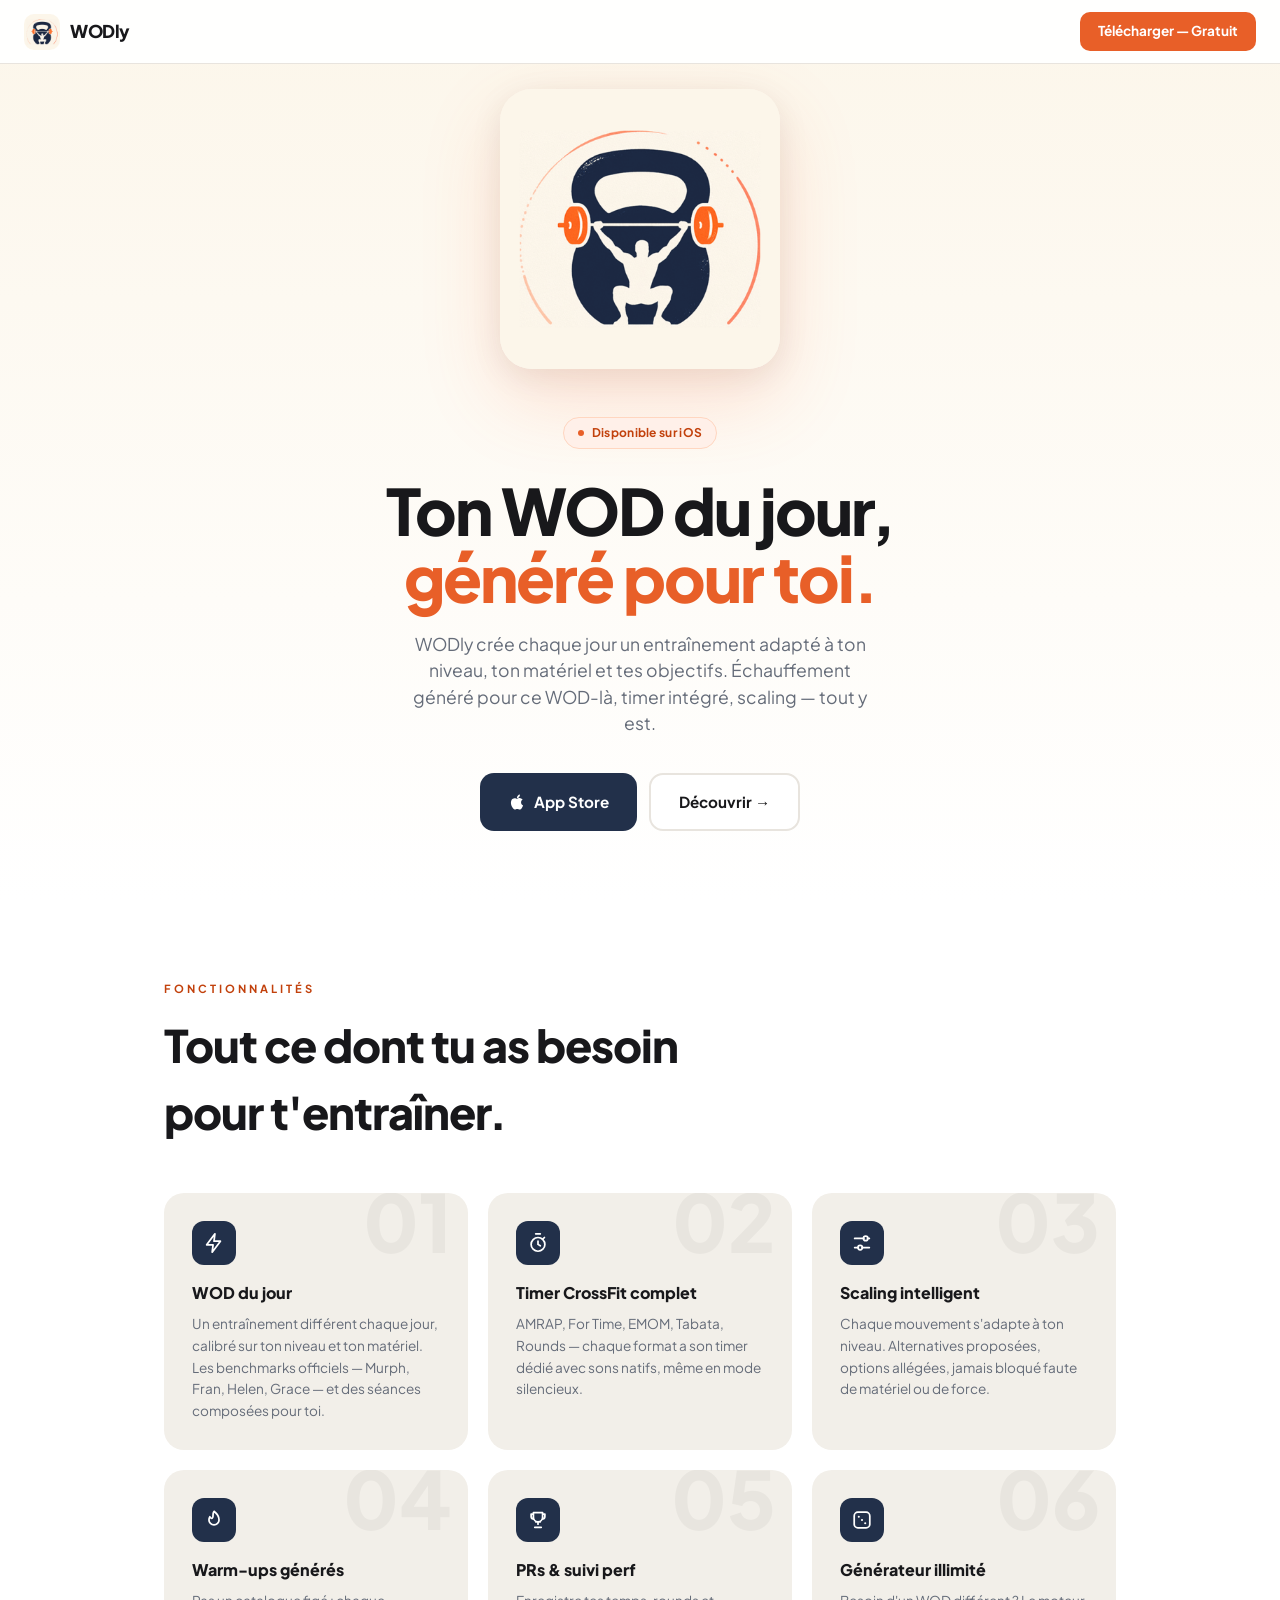
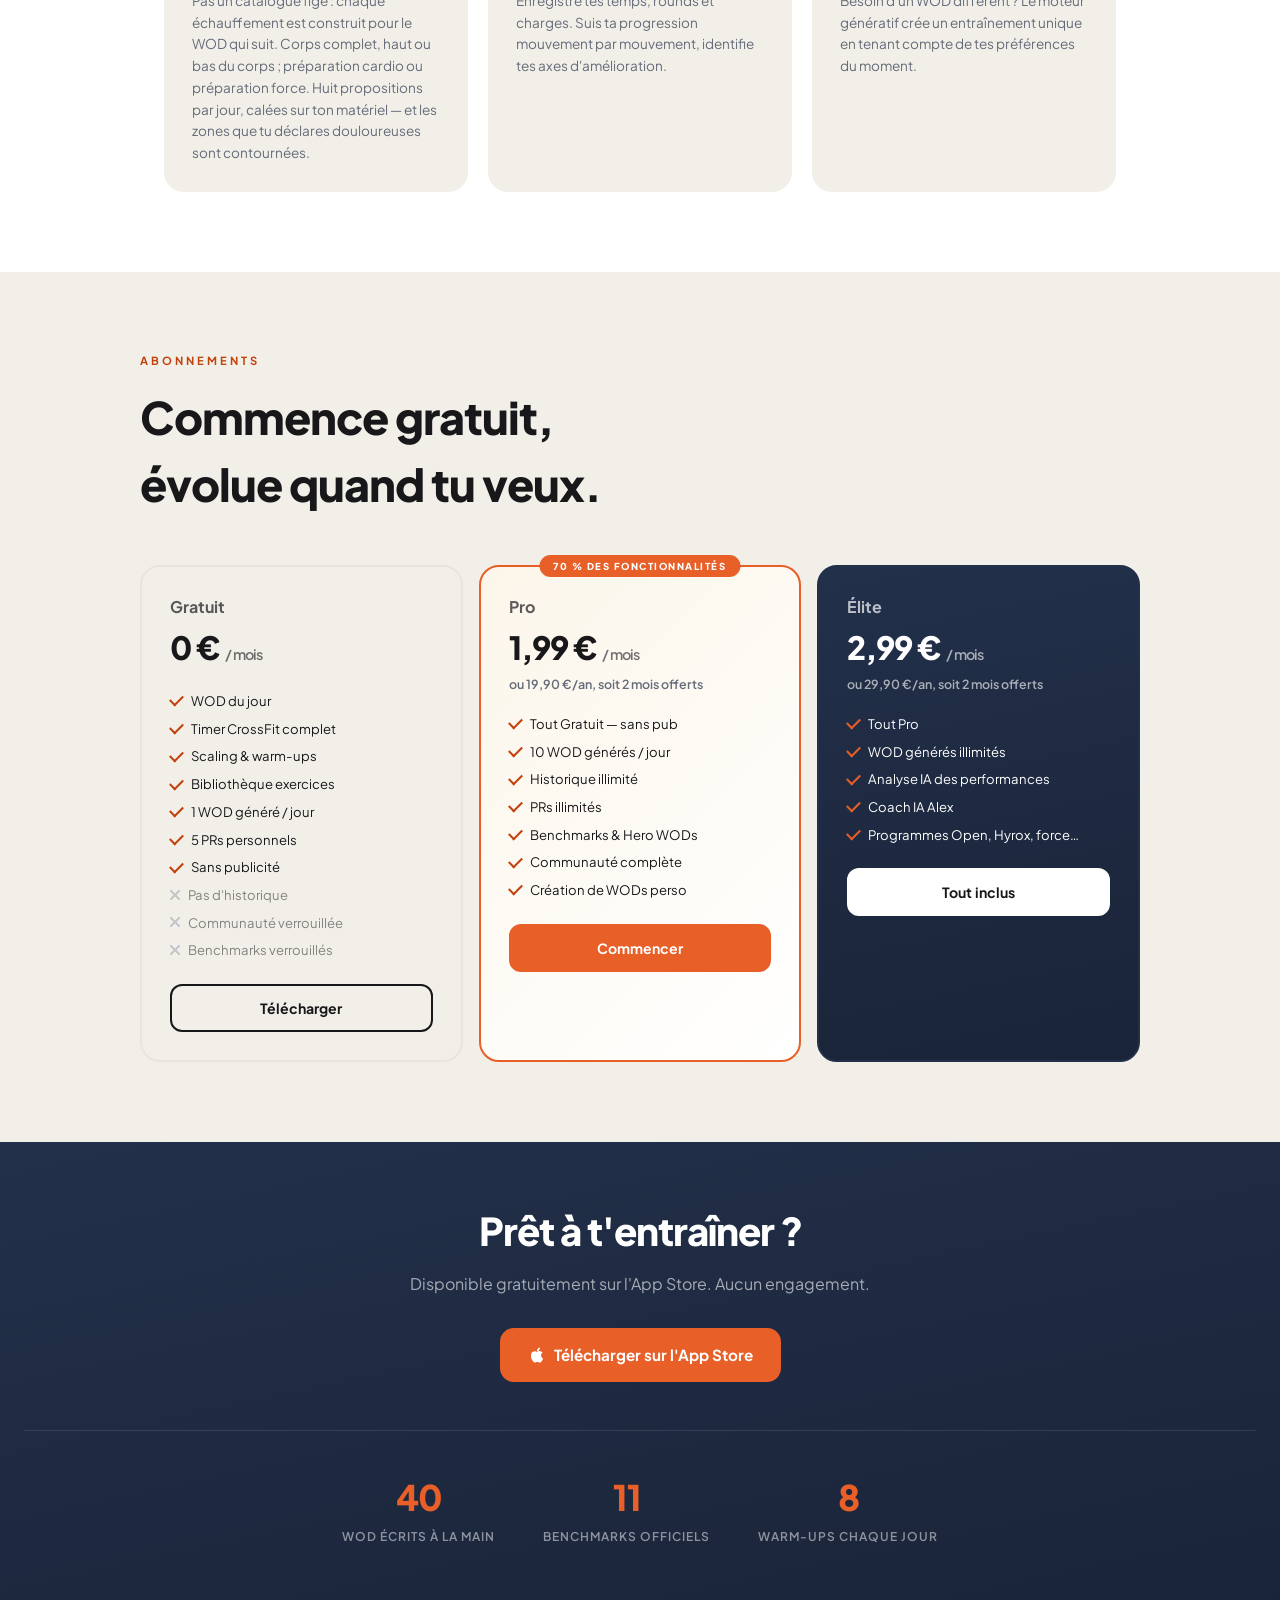
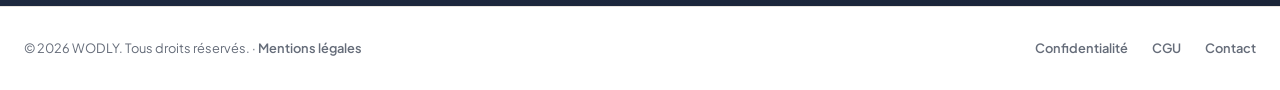
<file: index.html>
<!DOCTYPE html>
<html lang="fr">
<head>
<meta charset="UTF-8"/>
<meta name="viewport" content="width=device-width, initial-scale=1.0"/>
<title>WODly — Ton coach CrossFit quotidien</title>
<meta name="description" content="WODly génère ton WOD du jour, adapté à ton niveau et ton matériel. Timer, warm-up, scaling, records personnels."/>
<link href="fonts/fonts.css" rel="stylesheet"/>
<style>
  *{margin:0;padding:0;box-sizing:border-box;}
  :root{
    /* Alignée sur l'apparence Denim de l'app (2026-09-11), celle que voient
       les athlètes par défaut. L'orange vif sert aux aplats et au grand texte ;
       --orange-ink, plus sombre, sert partout où l'orange devient du petit
       texte sur fond clair — c'est la correction de contraste faite dans l'app. */
    --denim:#22304A;
    --denim-deep:#1A2438;
    --orange:#E85F28;
    --orange-ink:#C2410C;
    --dark:#18181B;
    --cream:#FCF6EA;
    --gray:#656C79;
    --light:#F2EFE9;
    --border:#E8E4DE;
  }
  body{font-family:'Plus Jakarta Sans',sans-serif;background:#fff;color:var(--dark);line-height:1.5;}

  /* NAV */
  nav{position:fixed;top:0;left:0;right:0;z-index:100;background:rgba(255,255,255,.92);backdrop-filter:blur(12px);border-bottom:1px solid var(--border);padding:0 24px;height:64px;display:flex;align-items:center;justify-content:space-between;}
  .nav-logo{display:flex;align-items:center;gap:10px;}
  .nav-logo img{width:36px;height:36px;border-radius:10px;}
  .nav-logo span{font-size:1.1rem;font-weight:900;letter-spacing:-.5px;}
  .nav-cta{background:var(--orange);color:#fff;border:none;border-radius:10px;padding:9px 18px;font-family:inherit;font-size:.85rem;font-weight:700;cursor:pointer;text-decoration:none;}

  /* HERO */
  .hero{min-height:100vh;display:flex;flex-direction:column;align-items:center;justify-content:center;text-align:center;background:linear-gradient(180deg,var(--cream) 0%,#fff 100%);padding:80px 24px 60px;}
  .hero-badge{display:inline-flex;align-items:center;gap:8px;background:#FFF0E9;border:1.5px solid #FFD6C0;border-radius:20px;padding:6px 14px;font-size:.75rem;font-weight:700;color:var(--orange-ink);margin-bottom:28px;letter-spacing:.3px;}
  .hero-badge span{width:6px;height:6px;border-radius:50%;background:var(--orange);animation:pulse 2s infinite;}
  @keyframes pulse{0%,100%{opacity:1;transform:scale(1)}50%{opacity:.6;transform:scale(.85)}}
  .hero h1{font-size:clamp(2.4rem,6vw,4rem);font-weight:900;line-height:1.05;letter-spacing:-2px;max-width:680px;margin-bottom:20px;}
  .hero h1 em{font-style:normal;color:var(--orange);}
  .hero p{font-size:1.1rem;color:var(--gray);max-width:480px;margin-bottom:36px;font-weight:500;}
  .hero-btns{display:flex;gap:12px;flex-wrap:wrap;justify-content:center;}
  .btn-primary{background:var(--denim);color:#fff;border:none;border-radius:14px;padding:16px 28px;font-family:inherit;font-size:.95rem;font-weight:700;cursor:pointer;text-decoration:none;display:inline-flex;align-items:center;gap:8px;}
  .btn-secondary{background:#fff;color:var(--dark);border:2px solid var(--border);border-radius:14px;padding:16px 28px;font-family:inherit;font-size:.95rem;font-weight:700;cursor:pointer;text-decoration:none;}
  .hero-img{width:min(280px,80vw);height:min(280px,80vw);border-radius:32px;margin-bottom:48px;box-shadow:0 30px 80px rgba(255,107,53,.18),0 8px 32px rgba(0,0,0,.08);}

  /* FEATURES */
  .section{padding:80px 24px;max-width:1000px;margin:0 auto;}
  .section-label{font-size:.7rem;font-weight:700;letter-spacing:3px;text-transform:uppercase;color:var(--orange-ink);margin-bottom:14px;}
  .section h2{font-size:clamp(1.8rem,4vw,2.8rem);font-weight:900;letter-spacing:-1px;margin-bottom:48px;max-width:560px;}
  .features{display:grid;grid-template-columns:repeat(auto-fit,minmax(280px,1fr));gap:20px;}
  .feat{background:var(--light);border-radius:20px;padding:28px;position:relative;overflow:hidden;}
  .feat::before{content:attr(data-n);position:absolute;top:-12px;right:16px;font-size:5rem;font-weight:900;color:rgba(0,0,0,.04);line-height:1;}
  .feat-icon{width:44px;height:44px;border-radius:12px;background:var(--denim);color:#fff;display:flex;align-items:center;justify-content:center;margin-bottom:16px;}
  .feat h3{font-size:1rem;font-weight:800;margin-bottom:8px;}
  .feat p{font-size:.85rem;color:var(--gray);line-height:1.6;}

  /* PLANS */
  .plans-grid{display:grid;grid-template-columns:repeat(auto-fit,minmax(280px,1fr));gap:16px;margin-top:8px;}
  .plan{border-radius:20px;padding:28px;border:2px solid var(--border);position:relative;}
  .plan.featured{border-color:var(--orange);background:linear-gradient(135deg,var(--cream),#fff);}
  .plan.elite{border-color:var(--denim);background:linear-gradient(168deg,var(--denim) 0%,var(--denim-deep) 100%);color:#fff;}
  .plan-badge{position:absolute;top:-12px;left:50%;transform:translateX(-50%);background:var(--orange);color:#fff;border-radius:20px;padding:4px 14px;font-size:.6rem;font-weight:800;letter-spacing:1.5px;white-space:nowrap;}
  .plan h3{font-size:1rem;font-weight:700;margin-bottom:4px;opacity:.7;}
  .plan .price{font-size:2rem;font-weight:900;letter-spacing:-1px;margin-bottom:20px;}
  .plan .price span{font-size:.9rem;font-weight:600;opacity:.6;}
.price-year{font-size:.78rem;font-weight:600;color:var(--gray);margin:-16px 0 20px;}
  .plan.elite .price-year{color:rgba(255,255,255,.62);}
  .plan ul{list-style:none;display:flex;flex-direction:column;gap:8px;margin-bottom:24px;}
  .plan ul li{font-size:.82rem;display:flex;align-items:center;gap:8px;}
  /* Coche DESSINÉE, plus un caractère (2026-09-11). « ✓ » et « ✕ » sont rendus
     par la police système : sur iOS et macOS ils prennent l'allure des symboles
     d'Apple, ce qui jurait avec le reste. Deux bords en L pivotés, et le trait
     suit la couleur du texte partout. */
  .plan ul li::before{content:'';width:11px;height:6px;flex-shrink:0;margin-top:-3px;
    border:2px solid var(--orange-ink);border-top:none;border-right:none;transform:rotate(-45deg);}
  .plan.elite ul li::before{border-color:var(--orange);}
    .plan ul li.no::before{content:'';width:10px;height:10px;border:none;transform:none;margin-top:0;
    background:linear-gradient(45deg,transparent 44%,#9BA3AF 44%,#9BA3AF 56%,transparent 56%),
               linear-gradient(-45deg,transparent 44%,#9BA3AF 44%,#9BA3AF 56%,transparent 56%);}
  .plan ul li.no{opacity:.5;}
  .plan-btn{width:100%;padding:13px;border-radius:12px;font-family:inherit;font-size:.88rem;font-weight:700;cursor:pointer;border:2px solid var(--dark);background:transparent;color:var(--dark);}
  .plan.featured .plan-btn{background:var(--orange);border-color:var(--orange);color:#fff;}
  .plan.elite .plan-btn{background:#fff;border-color:#fff;color:var(--dark);}

  /* TRUST */
  .trust{background:linear-gradient(168deg,var(--denim) 0%,var(--denim-deep) 100%);color:#fff;padding:60px 24px;text-align:center;}
  .trust h2{font-size:clamp(1.6rem,4vw,2.4rem);font-weight:900;letter-spacing:-1px;margin-bottom:12px;}
  .trust p{opacity:.6;margin-bottom:32px;font-size:1rem;}
  .trust .btn-primary{background:var(--orange);}
  .stats{display:flex;justify-content:center;gap:48px;flex-wrap:wrap;margin-top:48px;padding-top:40px;border-top:1px solid rgba(255,255,255,.1);}
  .stat{text-align:center;}
  .stat .val{font-size:2.2rem;font-weight:900;letter-spacing:-1px;color:var(--orange);}
  .stat .lbl{font-size:.75rem;opacity:.5;font-weight:600;letter-spacing:1px;text-transform:uppercase;margin-top:4px;}

  /* FOOTER */
  footer{background:#fff;border-top:1px solid var(--border);padding:32px 24px;display:flex;justify-content:space-between;align-items:center;flex-wrap:wrap;gap:16px;font-size:.8rem;color:var(--gray);}
  footer a{color:var(--gray);text-decoration:none;font-weight:600;}
  footer a:hover{color:var(--dark);}
  .footer-links{display:flex;gap:24px;}

  @media(max-width:600px){
    .hero h1{font-size:2.2rem;}
    .stats{gap:28px;}
  }
</style>
</head>
<body>

<nav>
  <div class="nav-logo">
    <img src="logo.png" alt="WODly" width="36" height="36"/>
    <span>WODly</span>
  </div>
  <a href="#telechargement" class="nav-cta">Télécharger — Gratuit</a>
</nav>

<section class="hero">
  <img class="hero-img" src="logo.png" alt="WODly" width="280" height="280"/>
  <div class="hero-badge"><span></span>Disponible sur iOS</div>
  <h1>Ton WOD du jour, <em>généré pour toi.</em></h1>
  <p>WODly crée chaque jour un entraînement adapté à ton niveau, ton matériel et tes objectifs. Échauffement généré pour ce WOD-là, timer intégré, scaling — tout y est.</p>
  <div class="hero-btns">
    <a href="#telechargement" class="btn-primary">
      <svg width="18" height="18" viewBox="0 0 24 24" fill="currentColor"><path d="M18.71 19.5c-.83 1.24-1.71 2.45-3.05 2.47-1.34.03-1.77-.79-3.29-.79-1.53 0-2 .77-3.27.82-1.31.05-2.3-1.32-3.14-2.53C4.25 17 2.94 12.45 4.7 9.39c.87-1.52 2.43-2.48 4.12-2.51 1.28-.02 2.5.87 3.29.87.78 0 2.26-1.07 3.8-.91.65.03 2.47.26 3.64 1.98-.09.06-2.17 1.28-2.15 3.81.03 3.02 2.65 4.03 2.68 4.04-.03.07-.42 1.44-1.38 2.83M13 3.5c.73-.83 1.94-1.46 2.94-1.5.13 1.17-.34 2.35-1.04 3.19-.69.85-1.83 1.51-2.95 1.42-.15-1.15.41-2.35 1.05-3.11z"/></svg>
      App Store
    </a>
    <a href="#fonctionnalites" class="btn-secondary">Découvrir →</a>
  </div>
</section>

<div id="fonctionnalites" class="section">
  <div class="section-label">Fonctionnalités</div>
  <h2>Tout ce dont tu as besoin pour t'entraîner.</h2>
  <div class="features">
    <div class="feat" data-n="01">
      <div class="feat-icon"><svg viewBox="0 0 24 24" width="22" height="22" fill="none" stroke="currentColor" stroke-width="1.9" stroke-linecap="round" stroke-linejoin="round"><path d="M13 2 4 14h7l-1 8 9-12h-7l1-8Z"/></svg></div>
      <h3>WOD du jour</h3>
      <p>Un entraînement différent chaque jour, calibré sur ton niveau et ton matériel. Les benchmarks officiels — Murph, Fran, Helen, Grace — et des séances composées pour toi.</p>
    </div>
    <div class="feat" data-n="02">
      <div class="feat-icon"><svg viewBox="0 0 24 24" width="22" height="22" fill="none" stroke="currentColor" stroke-width="1.9" stroke-linecap="round" stroke-linejoin="round"><circle cx="12" cy="13.5" r="7.5"/><path d="M12 10v3.5l2.5 1.5M9.5 2h5M19 6l-1.6 1.6"/></svg></div>
      <h3>Timer CrossFit complet</h3>
      <p>AMRAP, For Time, EMOM, Tabata, Rounds — chaque format a son timer dédié avec sons natifs, même en mode silencieux.</p>
    </div>
    <div class="feat" data-n="03">
      <div class="feat-icon"><svg viewBox="0 0 24 24" width="22" height="22" fill="none" stroke="currentColor" stroke-width="1.9" stroke-linecap="round" stroke-linejoin="round"><path d="M4 7h10M18 7h2M4 17h4M12 17h8"/><circle cx="16" cy="7" r="2.4"/><circle cx="10" cy="17" r="2.4"/></svg></div>
      <h3>Scaling intelligent</h3>
      <p>Chaque mouvement s'adapte à ton niveau. Alternatives proposées, options allégées, jamais bloqué faute de matériel ou de force.</p>
    </div>
    <div class="feat" data-n="04">
      <div class="feat-icon"><svg viewBox="0 0 24 24" width="22" height="22" fill="none" stroke="currentColor" stroke-width="1.9" stroke-linecap="round" stroke-linejoin="round"><path d="M12 2.5s5.5 4.4 5.5 9.4a5.5 5.5 0 0 1-11 0c0-2 1-3.4 1-3.4s.6 1.6 1.8 1.6c1.6 0 1.7-2.6 1.7-4.2 0-1.8.9-3.4 1-3.4Z"/></svg></div>
      <h3>Warm-ups générés</h3>
      <p>Pas un catalogue figé : chaque échauffement est construit pour le WOD qui suit. Corps complet, haut ou bas du corps ; préparation cardio ou préparation force. Huit propositions par jour, calées sur ton matériel — et les zones que tu déclares douloureuses sont contournées.</p>
    </div>
    <div class="feat" data-n="05">
      <div class="feat-icon"><svg viewBox="0 0 24 24" width="22" height="22" fill="none" stroke="currentColor" stroke-width="1.9" stroke-linecap="round" stroke-linejoin="round"><path d="M7 4h10v5a5 5 0 0 1-10 0V4ZM7 5.5H4.5V8A3 3 0 0 0 7 11M17 5.5h2.5V8A3 3 0 0 1 17 11M9.5 14h5M12 14v2.5M8.5 20h7"/></svg></div>
      <h3>PRs &amp; suivi perf</h3>
      <p>Enregistre tes temps, rounds et charges. Suis ta progression mouvement par mouvement, identifie tes axes d'amélioration.</p>
    </div>
    <div class="feat" data-n="06">
      <div class="feat-icon"><svg viewBox="0 0 24 24" width="22" height="22" fill="none" stroke="currentColor" stroke-width="1.9" stroke-linecap="round" stroke-linejoin="round"><rect x="3.5" y="3.5" width="17" height="17" rx="4"/><circle cx="8.5" cy="8.5" r="1.15" fill="currentColor" stroke="none"/><circle cx="15.5" cy="15.5" r="1.15" fill="currentColor" stroke="none"/><circle cx="12" cy="12" r="1.15" fill="currentColor" stroke="none"/></svg></div>
      <h3>Générateur illimité</h3>
      <p>Besoin d'un WOD différent ? Le moteur génératif crée un entraînement unique en tenant compte de tes préférences du moment.</p>
    </div>
  </div>
</div>

<div class="section" style="background:var(--light);max-width:none;padding:80px 24px;">
<div style="max-width:1000px;margin:0 auto;">
  <div class="section-label">Abonnements</div>
  <h2>Commence gratuit, évolue quand tu veux.</h2>
  <div class="plans-grid">

    <div class="plan">
      <h3>Gratuit</h3>
      <div class="price">0 € <span>/ mois</span></div>
      <ul>
        <li>WOD du jour</li>
        <li>Timer CrossFit complet</li>
        <li>Scaling &amp; warm-ups</li>
        <li>Bibliothèque exercices</li>
        <li>1 WOD généré / jour</li>
        <li>5 PRs personnels</li>
        <li>Sans publicité</li>
        <li class="no">Pas d'historique</li>
        <li class="no">Communauté verrouillée</li>
        <li class="no">Benchmarks verrouillés</li>
      </ul>
      <button class="plan-btn">Télécharger</button>
    </div>

    <div class="plan featured">
      <div class="plan-badge">70 % DES FONCTIONNALITÉS</div>
      <h3>Pro</h3>
      <div class="price">1,99 € <span>/ mois</span></div>
      <div class="price-year">ou 19,90 €/an, soit 2 mois offerts</div>
      <ul>
        <li>Tout Gratuit — sans pub</li>
        <li>10 WOD générés / jour</li>
        <li>Historique illimité</li>
        <li>PRs illimités</li>
        <li>Benchmarks &amp; Hero WODs</li>
        <li>Communauté complète</li>
        <li>Création de WODs perso</li>
      </ul>
      <button class="plan-btn">Commencer</button>
    </div>

    <div class="plan elite">
      <h3>Élite</h3>
      <div class="price">2,99 € <span>/ mois</span></div>
      <div class="price-year">ou 29,90 €/an, soit 2 mois offerts</div>
      <ul>
        <li>Tout Pro</li>
        <li>WOD générés illimités</li>
        <li>Analyse IA des performances</li>
        <li>Coach IA Alex</li>
        <li>Programmes Open, Hyrox, force…</li>
      </ul>
      <button class="plan-btn">Tout inclus</button>
    </div>

  </div>
</div>
</div>

<div class="trust" id="telechargement">
  <h2>Prêt à t'entraîner ?</h2>
  <p>Disponible gratuitement sur l'App Store. Aucun engagement.</p>
  <a href="#" class="btn-primary">
    <svg width="18" height="18" viewBox="0 0 24 24" fill="currentColor"><path d="M18.71 19.5c-.83 1.24-1.71 2.45-3.05 2.47-1.34.03-1.77-.79-3.29-.79-1.53 0-2 .77-3.27.82-1.31.05-2.3-1.32-3.14-2.53C4.25 17 2.94 12.45 4.7 9.39c.87-1.52 2.43-2.48 4.12-2.51 1.28-.02 2.5.87 3.29.87.78 0 2.26-1.07 3.8-.91.65.03 2.47.26 3.64 1.98-.09.06-2.17 1.28-2.15 3.81.03 3.02 2.65 4.03 2.68 4.04-.03.07-.42 1.44-1.38 2.83M13 3.5c.73-.83 1.94-1.46 2.94-1.5.13 1.17-.34 2.35-1.04 3.19-.69.85-1.83 1.51-2.95 1.42-.15-1.15.41-2.35 1.05-3.11z"/></svg>
    Télécharger sur l'App Store
  </a>
  <div class="stats">
    <div class="stat"><div class="val">40</div><div class="lbl">WOD écrits à la main</div></div>
    <div class="stat"><div class="val">11</div><div class="lbl">Benchmarks officiels</div></div>
    <div class="stat"><div class="val">8</div><div class="lbl">Warm-ups chaque jour</div></div>
  </div>
</div>

<footer>
  <span>© 2026 WODLY. Tous droits réservés. · <a href="mentions-legales.html" style="color:inherit">Mentions légales</a></span>
  <div class="footer-links">
    <a href="politique-de-confidentialite.html">Confidentialité</a>
    <a href="cgu.html">CGU</a>
    <a href="mailto:contact@wodly-app.com">Contact</a>
  </div>
</footer>

</body>
</html>
</file>
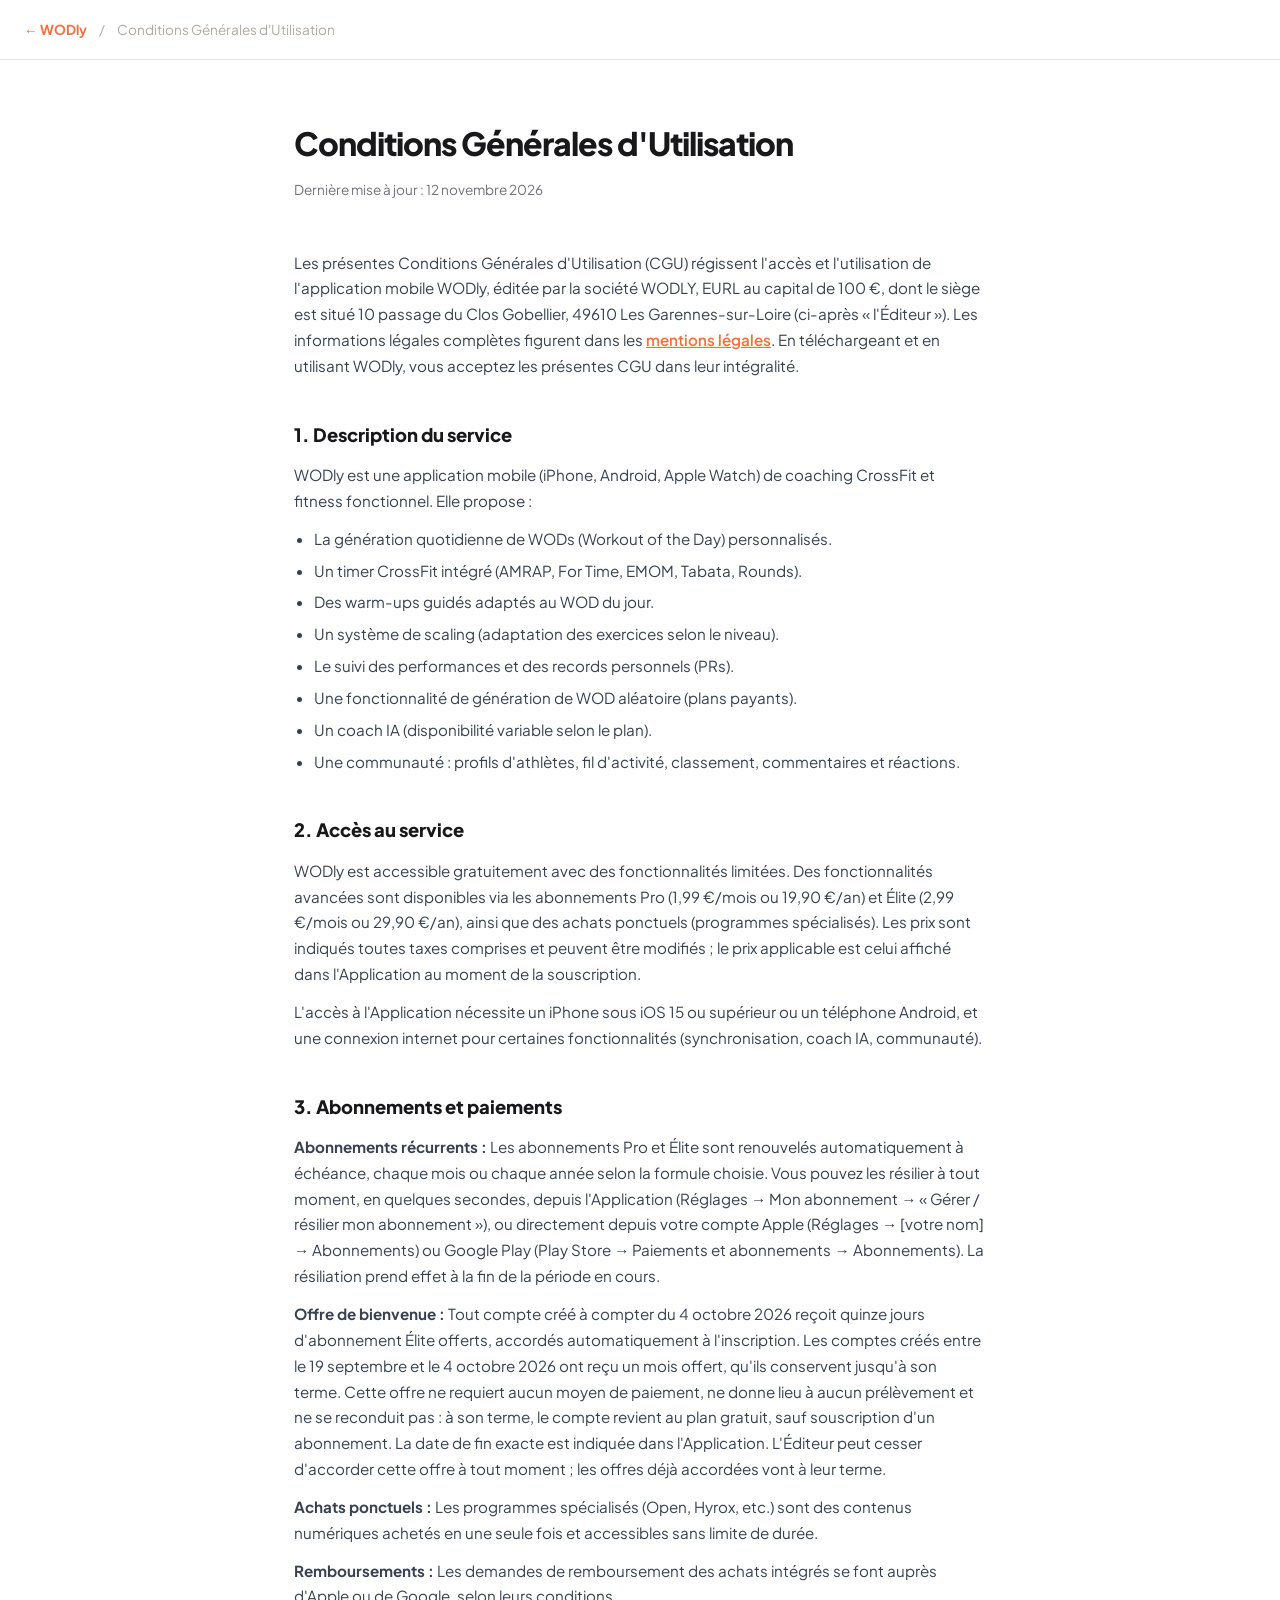
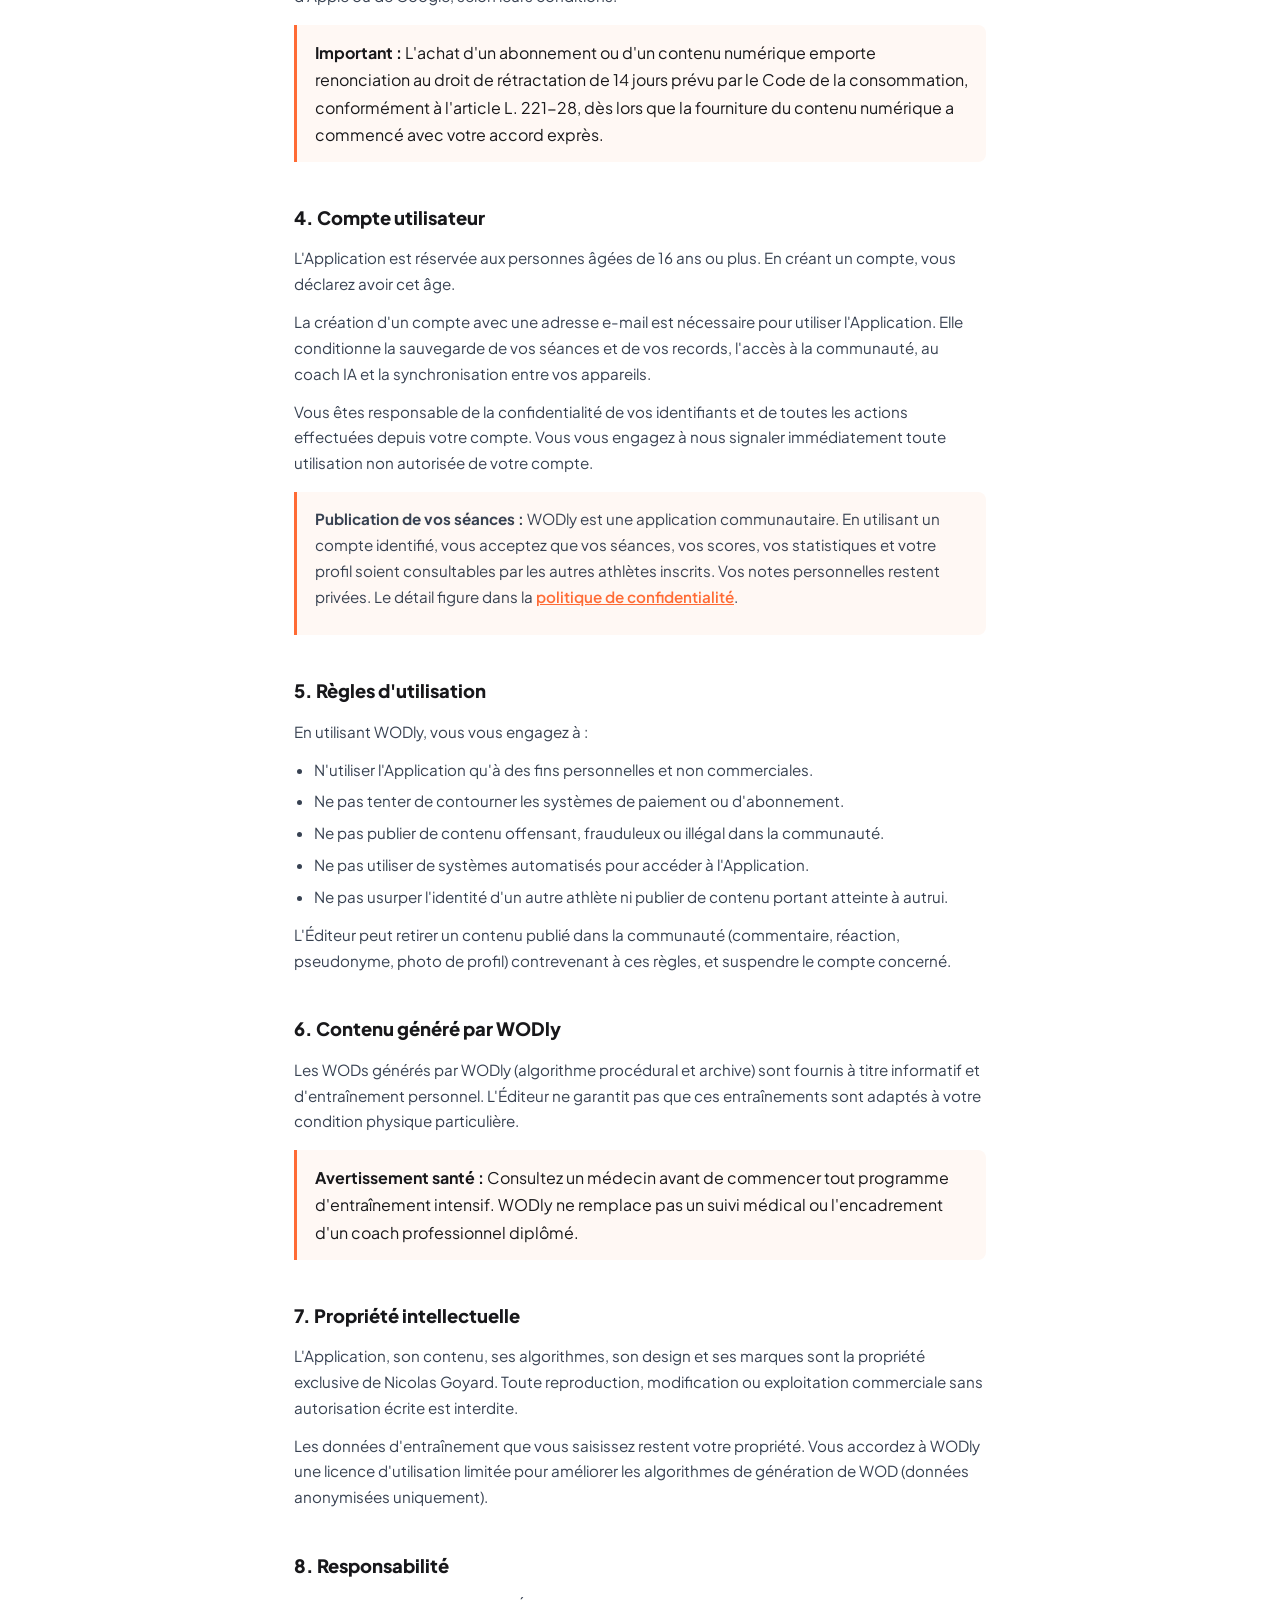
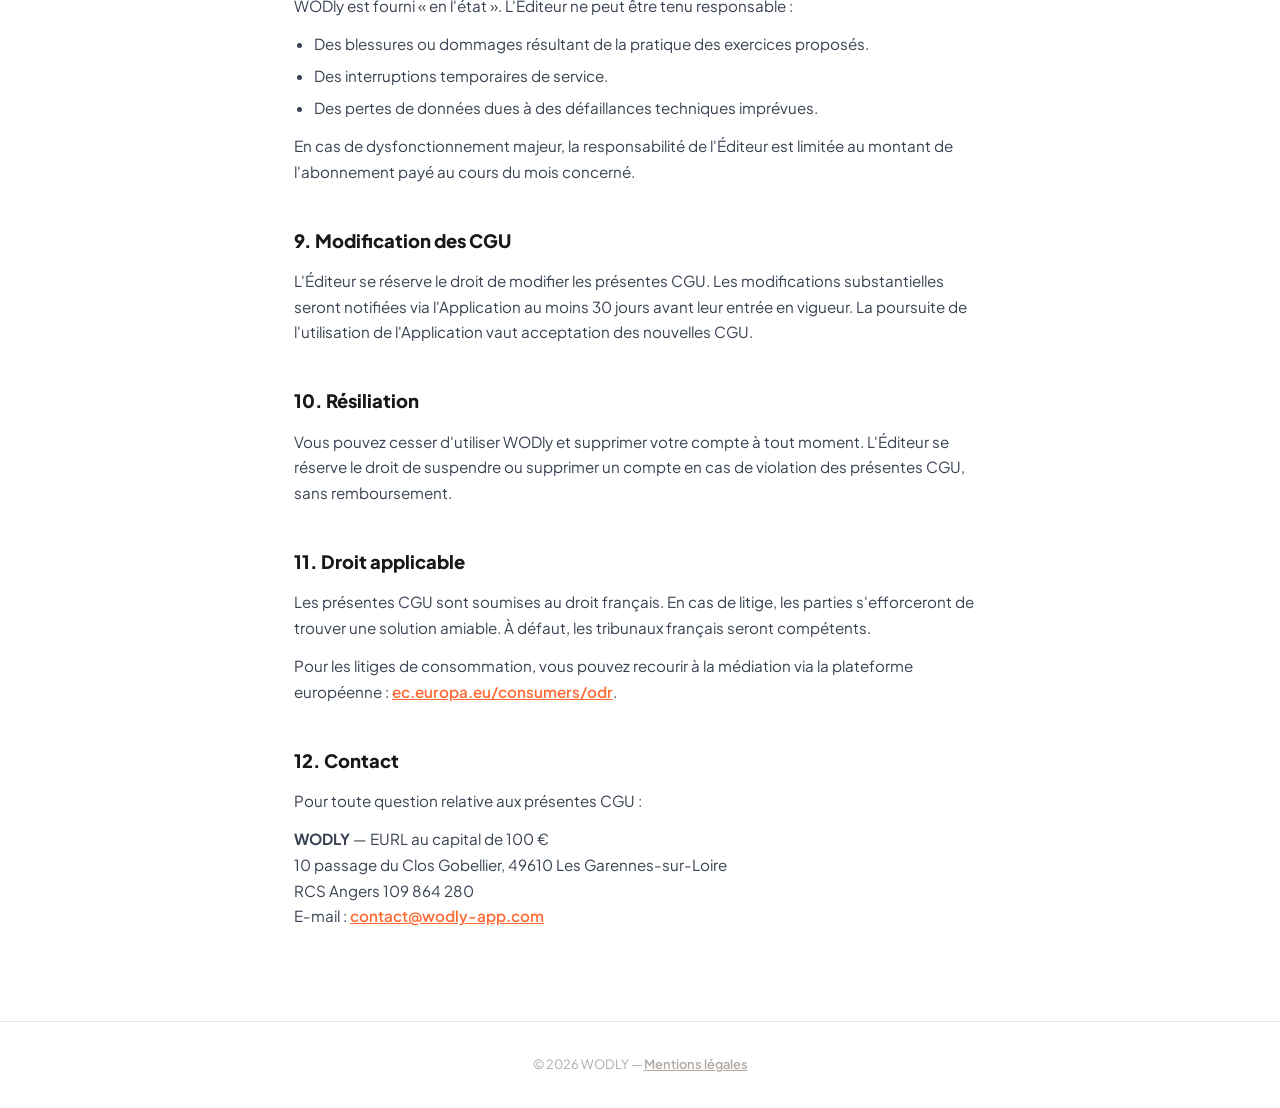
<file: cgu.html>
<!DOCTYPE html>
<html lang="fr">
<head>
<meta charset="UTF-8"/>
<meta name="viewport" content="width=device-width, initial-scale=1.0"/>
<title>Conditions Générales d'Utilisation — WODly</title>
<link href="fonts/fonts.css" rel="stylesheet"/>
<style>
  *{margin:0;padding:0;box-sizing:border-box;}
  body{font-family:'Plus Jakarta Sans',sans-serif;background:#fff;color:#18181B;line-height:1.7;}
  nav{position:sticky;top:0;background:rgba(255,255,255,.95);backdrop-filter:blur(12px);border-bottom:1px solid #E8E4DE;padding:0 24px;height:60px;display:flex;align-items:center;gap:12px;}
  nav a{font-size:.85rem;color:#FF6B35;font-weight:700;text-decoration:none;}
  nav span{color:#B0AAA2;font-size:.85rem;}
  main{max-width:740px;margin:0 auto;padding:56px 24px 80px;}
  h1{font-size:2rem;font-weight:900;letter-spacing:-1px;margin-bottom:8px;}
  .date{color:#71717A;font-size:.85rem;margin-bottom:48px;}
  h2{font-size:1.15rem;font-weight:800;margin:40px 0 12px;}
  p{color:#374151;margin-bottom:12px;font-size:.95rem;}
  ul{color:#374151;margin:8px 0 12px 20px;font-size:.95rem;}
  ul li{margin-bottom:6px;}
  a{color:#FF6B35;font-weight:600;}
  .highlight{background:#FFF8F4;border-left:3px solid #FF6B35;padding:14px 18px;border-radius:0 8px 8px 0;margin:16px 0;}
  footer{text-align:center;padding:32px 24px;border-top:1px solid #E8E4DE;font-size:.8rem;color:#B0AAA2;}
</style>
</head>
<body>
<nav>
  <a href="index.html">← WODly</a>
  <span>/</span>
  <span>Conditions Générales d'Utilisation</span>
</nav>

<main>
  <h1>Conditions Générales d'Utilisation</h1>
  <div class="date">Dernière mise à jour : 12 novembre 2026</div>

  <p>Les présentes Conditions Générales d'Utilisation (CGU) régissent l'accès et l'utilisation de l'application mobile WODly, éditée par la société WODLY, EURL au capital de 100 €, dont le siège est situé 10 passage du Clos Gobellier, 49610 Les Garennes-sur-Loire (ci-après « l'Éditeur »). Les informations légales complètes figurent dans les <a href="mentions-legales.html">mentions légales</a>. En téléchargeant et en utilisant WODly, vous acceptez les présentes CGU dans leur intégralité.</p>

  <h2>1. Description du service</h2>
  <p>WODly est une application mobile (iPhone, Android, Apple Watch) de coaching CrossFit et fitness fonctionnel. Elle propose :</p>
  <ul>
    <li>La génération quotidienne de WODs (Workout of the Day) personnalisés.</li>
    <li>Un timer CrossFit intégré (AMRAP, For Time, EMOM, Tabata, Rounds).</li>
    <li>Des warm-ups guidés adaptés au WOD du jour.</li>
    <li>Un système de scaling (adaptation des exercices selon le niveau).</li>
    <li>Le suivi des performances et des records personnels (PRs).</li>
    <li>Une fonctionnalité de génération de WOD aléatoire (plans payants).</li>
    <li>Un coach IA (disponibilité variable selon le plan).</li>
    <li>Une communauté : profils d'athlètes, fil d'activité, classement, commentaires et réactions.</li>
  </ul>

  <h2>2. Accès au service</h2>
  <p>WODly est accessible gratuitement avec des fonctionnalités limitées. Des fonctionnalités avancées sont disponibles via les abonnements Pro (1,99 €/mois ou 19,90 €/an) et Élite (2,99 €/mois ou 29,90 €/an), ainsi que des achats ponctuels (programmes spécialisés). Les prix sont indiqués toutes taxes comprises et peuvent être modifiés ; le prix applicable est celui affiché dans l'Application au moment de la souscription.</p>
  <p>L'accès à l'Application nécessite un iPhone sous iOS 15 ou supérieur ou un téléphone Android, et une connexion internet pour certaines fonctionnalités (synchronisation, coach IA, communauté).</p>

  <h2>3. Abonnements et paiements</h2>
  <p><strong>Abonnements récurrents :</strong> Les abonnements Pro et Élite sont renouvelés automatiquement à échéance, chaque mois ou chaque année selon la formule choisie. Vous pouvez les résilier à tout moment, en quelques secondes, depuis l'Application (Réglages → Mon abonnement → « Gérer / résilier mon abonnement »), ou directement depuis votre compte Apple (Réglages → [votre nom] → Abonnements) ou Google Play (Play Store → Paiements et abonnements → Abonnements). La résiliation prend effet à la fin de la période en cours.</p>
  <p><strong>Offre de bienvenue :</strong> Tout compte créé à compter du 4 octobre 2026 reçoit quinze jours d'abonnement Élite offerts, accordés automatiquement à l'inscription. Les comptes créés entre le 19 septembre et le 4 octobre 2026 ont reçu un mois offert, qu'ils conservent jusqu'à son terme. Cette offre ne requiert aucun moyen de paiement, ne donne lieu à aucun prélèvement et ne se reconduit pas : à son terme, le compte revient au plan gratuit, sauf souscription d'un abonnement. La date de fin exacte est indiquée dans l'Application. L'Éditeur peut cesser d'accorder cette offre à tout moment ; les offres déjà accordées vont à leur terme.</p>
  <p><strong>Achats ponctuels :</strong> Les programmes spécialisés (Open, Hyrox, etc.) sont des contenus numériques achetés en une seule fois et accessibles sans limite de durée.</p>
  <p><strong>Remboursements :</strong> Les demandes de remboursement des achats intégrés se font auprès d'Apple ou de Google, selon leurs conditions.</p>

  <div class="highlight">
    <strong>Important :</strong> L'achat d'un abonnement ou d'un contenu numérique emporte renonciation au droit de rétractation de 14 jours prévu par le Code de la consommation, conformément à l'article L. 221-28, dès lors que la fourniture du contenu numérique a commencé avec votre accord exprès.
  </div>


  <h2>4. Compte utilisateur</h2>
  <p>L'Application est réservée aux personnes âgées de 16 ans ou plus. En créant un compte, vous déclarez avoir cet âge.</p>
  <p>La création d'un compte avec une adresse e-mail est nécessaire pour utiliser l'Application. Elle conditionne la sauvegarde de vos séances et de vos records, l'accès à la communauté, au coach IA et la synchronisation entre vos appareils.</p>
  <p>Vous êtes responsable de la confidentialité de vos identifiants et de toutes les actions effectuées depuis votre compte. Vous vous engagez à nous signaler immédiatement toute utilisation non autorisée de votre compte.</p>

  <div class="highlight">
    <p><strong>Publication de vos séances :</strong> WODly est une application communautaire. En utilisant un compte identifié, vous acceptez que vos séances, vos scores, vos statistiques et votre profil soient consultables par les autres athlètes inscrits. Vos notes personnelles restent privées. Le détail figure dans la <a href="politique-de-confidentialite.html">politique de confidentialité</a>.</p>
  </div>

  <h2>5. Règles d'utilisation</h2>
  <p>En utilisant WODly, vous vous engagez à :</p>
  <ul>
    <li>N'utiliser l'Application qu'à des fins personnelles et non commerciales.</li>
    <li>Ne pas tenter de contourner les systèmes de paiement ou d'abonnement.</li>
    <li>Ne pas publier de contenu offensant, frauduleux ou illégal dans la communauté.</li>
    <li>Ne pas utiliser de systèmes automatisés pour accéder à l'Application.</li>
    <li>Ne pas usurper l'identité d'un autre athlète ni publier de contenu portant atteinte à autrui.</li>
  </ul>

  <p>L'Éditeur peut retirer un contenu publié dans la communauté (commentaire, réaction, pseudonyme, photo de profil) contrevenant à ces règles, et suspendre le compte concerné.</p>

  <h2>6. Contenu généré par WODly</h2>
  <p>Les WODs générés par WODly (algorithme procédural et archive) sont fournis à titre informatif et d'entraînement personnel. L'Éditeur ne garantit pas que ces entraînements sont adaptés à votre condition physique particulière.</p>
  <div class="highlight">
    <strong>Avertissement santé :</strong> Consultez un médecin avant de commencer tout programme d'entraînement intensif. WODly ne remplace pas un suivi médical ou l'encadrement d'un coach professionnel diplômé.
  </div>

  <h2>7. Propriété intellectuelle</h2>
  <p>L'Application, son contenu, ses algorithmes, son design et ses marques sont la propriété exclusive de Nicolas Goyard. Toute reproduction, modification ou exploitation commerciale sans autorisation écrite est interdite.</p>
  <p>Les données d'entraînement que vous saisissez restent votre propriété. Vous accordez à WODly une licence d'utilisation limitée pour améliorer les algorithmes de génération de WOD (données anonymisées uniquement).</p>

  <h2>8. Responsabilité</h2>
  <p>WODly est fourni « en l'état ». L'Éditeur ne peut être tenu responsable :</p>
  <ul>
    <li>Des blessures ou dommages résultant de la pratique des exercices proposés.</li>
    <li>Des interruptions temporaires de service.</li>
    <li>Des pertes de données dues à des défaillances techniques imprévues.</li>
  </ul>
  <p>En cas de dysfonctionnement majeur, la responsabilité de l'Éditeur est limitée au montant de l'abonnement payé au cours du mois concerné.</p>

  <h2>9. Modification des CGU</h2>
  <p>L'Éditeur se réserve le droit de modifier les présentes CGU. Les modifications substantielles seront notifiées via l'Application au moins 30 jours avant leur entrée en vigueur. La poursuite de l'utilisation de l'Application vaut acceptation des nouvelles CGU.</p>

  <h2>10. Résiliation</h2>
  <p>Vous pouvez cesser d'utiliser WODly et supprimer votre compte à tout moment. L'Éditeur se réserve le droit de suspendre ou supprimer un compte en cas de violation des présentes CGU, sans remboursement.</p>

  <h2>11. Droit applicable</h2>
  <p>Les présentes CGU sont soumises au droit français. En cas de litige, les parties s'efforceront de trouver une solution amiable. À défaut, les tribunaux français seront compétents.</p>
  <p>Pour les litiges de consommation, vous pouvez recourir à la médiation via la plateforme européenne : <a href="https://ec.europa.eu/consumers/odr" target="_blank">ec.europa.eu/consumers/odr</a>.</p>

  <h2>12. Contact</h2>
  <p>Pour toute question relative aux présentes CGU :</p>
  <p><strong>WODLY</strong> — EURL au capital de 100 €<br/>10 passage du Clos Gobellier, 49610 Les Garennes-sur-Loire<br/>RCS Angers 109 864 280<br/>
  E-mail : <a href="mailto:contact@wodly-app.com">contact@wodly-app.com</a></p>
</main>

<footer>© 2026 WODLY — <a href="mentions-legales.html" style="color:inherit">Mentions légales</a></footer>
</body>
</html>
</file>
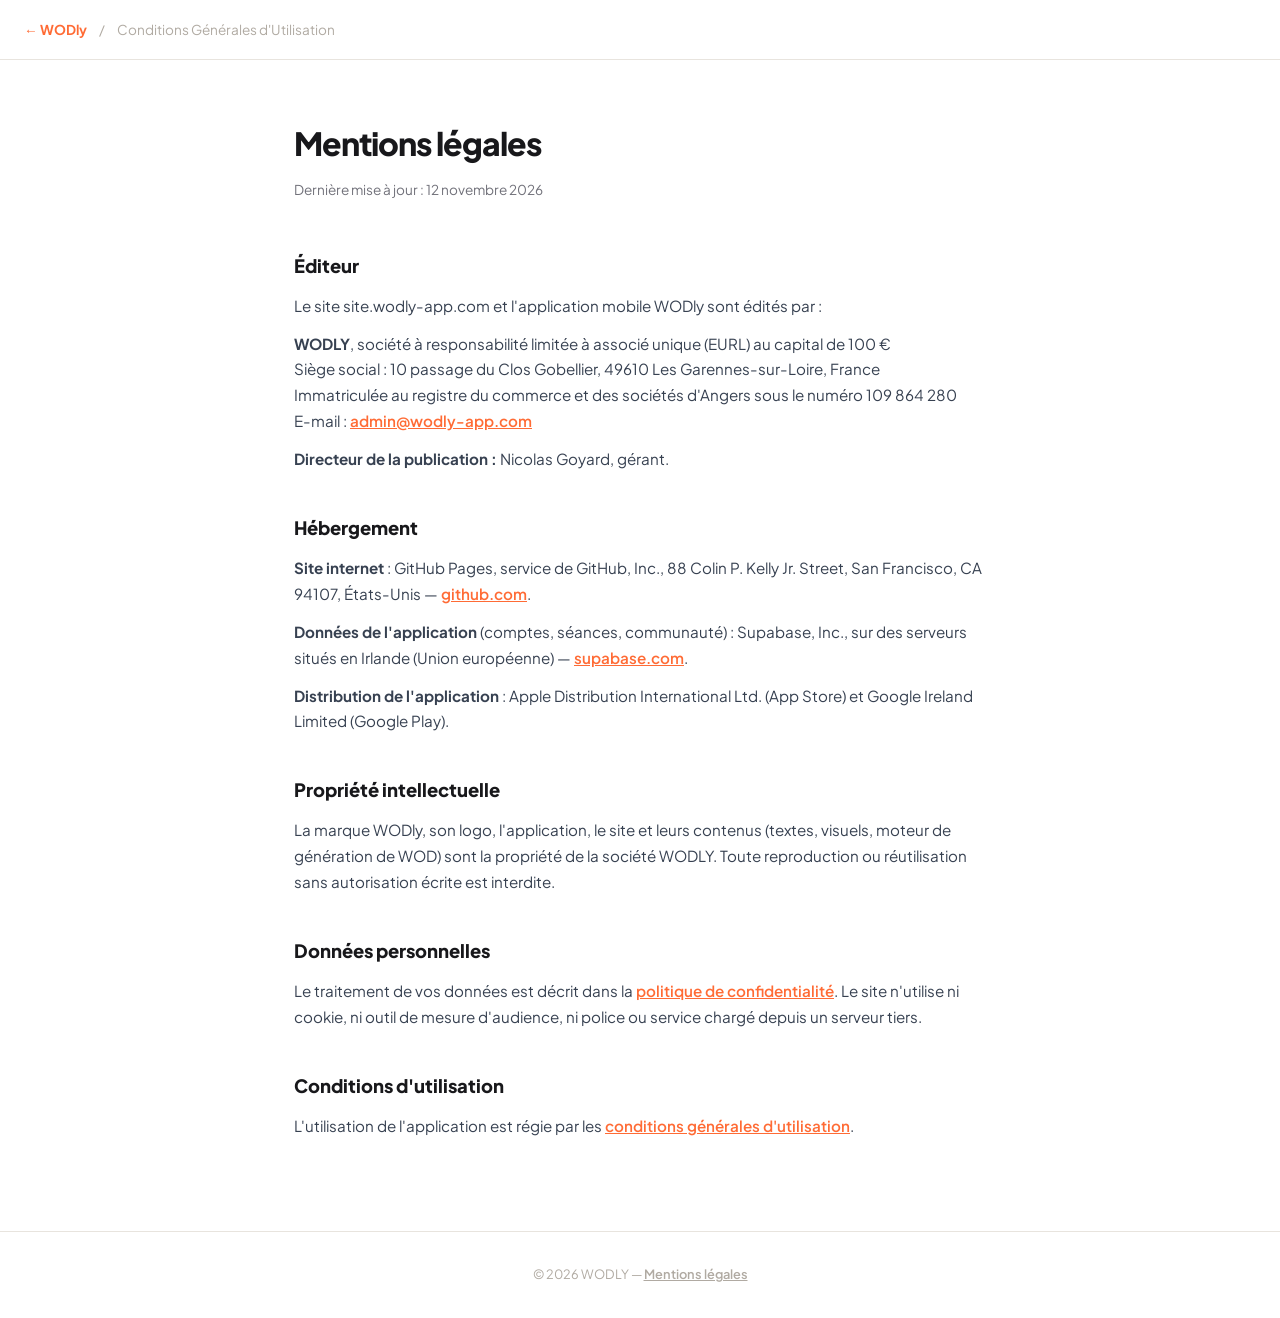
<file: mentions-legales.html>
<!DOCTYPE html>
<html lang="fr">
<head>
<meta charset="UTF-8"/>
<meta name="viewport" content="width=device-width, initial-scale=1.0"/>
<title>Mentions légales — WODly</title>
<link href="fonts/fonts.css" rel="stylesheet"/>
<style>
  *{margin:0;padding:0;box-sizing:border-box;}
  body{font-family:'Plus Jakarta Sans',sans-serif;background:#fff;color:#18181B;line-height:1.7;}
  nav{position:sticky;top:0;background:rgba(255,255,255,.95);backdrop-filter:blur(12px);border-bottom:1px solid #E8E4DE;padding:0 24px;height:60px;display:flex;align-items:center;gap:12px;}
  nav a{font-size:.85rem;color:#FF6B35;font-weight:700;text-decoration:none;}
  nav span{color:#B0AAA2;font-size:.85rem;}
  main{max-width:740px;margin:0 auto;padding:56px 24px 80px;}
  h1{font-size:2rem;font-weight:900;letter-spacing:-1px;margin-bottom:8px;}
  .date{color:#71717A;font-size:.85rem;margin-bottom:48px;}
  h2{font-size:1.15rem;font-weight:800;margin:40px 0 12px;}
  p{color:#374151;margin-bottom:12px;font-size:.95rem;}
  ul{color:#374151;margin:8px 0 12px 20px;font-size:.95rem;}
  ul li{margin-bottom:6px;}
  a{color:#FF6B35;font-weight:600;}
  .highlight{background:#FFF8F4;border-left:3px solid #FF6B35;padding:14px 18px;border-radius:0 8px 8px 0;margin:16px 0;}
  footer{text-align:center;padding:32px 24px;border-top:1px solid #E8E4DE;font-size:.8rem;color:#B0AAA2;}
</style>
</head>
<body>
<nav>
  <a href="index.html">← WODly</a>
  <span>/</span>
  <span>Conditions Générales d'Utilisation</span>
</nav>

<main>
  <h1>Mentions légales</h1>
  <div class="date">Dernière mise à jour : 12 novembre 2026</div>

  <h2>Éditeur</h2>
  <p>Le site site.wodly-app.com et l'application mobile WODly sont édités par :</p>
  <p><strong>WODLY</strong>, société à responsabilité limitée à associé unique (EURL) au capital de 100 €<br/>
  Siège social : 10 passage du Clos Gobellier, 49610 Les Garennes-sur-Loire, France<br/>
  Immatriculée au registre du commerce et des sociétés d'Angers sous le numéro 109 864 280<br/>
  E-mail : <a href="mailto:admin@wodly-app.com">admin@wodly-app.com</a></p>
  <p><strong>Directeur de la publication :</strong> Nicolas Goyard, gérant.</p>

  <h2>Hébergement</h2>
  <p><strong>Site internet</strong> : GitHub Pages, service de GitHub, Inc., 88 Colin P. Kelly Jr. Street, San Francisco, CA 94107, États-Unis — <a href="https://github.com" target="_blank">github.com</a>.</p>
  <p><strong>Données de l'application</strong> (comptes, séances, communauté) : Supabase, Inc., sur des serveurs situés en Irlande (Union européenne) — <a href="https://supabase.com" target="_blank">supabase.com</a>.</p>
  <p><strong>Distribution de l'application</strong> : Apple Distribution International Ltd. (App Store) et Google Ireland Limited (Google Play).</p>

  <h2>Propriété intellectuelle</h2>
  <p>La marque WODly, son logo, l'application, le site et leurs contenus (textes, visuels, moteur de génération de WOD) sont la propriété de la société WODLY. Toute reproduction ou réutilisation sans autorisation écrite est interdite.</p>

  <h2>Données personnelles</h2>
  <p>Le traitement de vos données est décrit dans la <a href="politique-de-confidentialite.html">politique de confidentialité</a>. Le site n'utilise ni cookie, ni outil de mesure d'audience, ni police ou service chargé depuis un serveur tiers.</p>

  <h2>Conditions d'utilisation</h2>
  <p>L'utilisation de l'application est régie par les <a href="cgu.html">conditions générales d'utilisation</a>.</p>
</main>

<footer>© 2026 WODLY — <a href="mentions-legales.html" style="color:inherit">Mentions légales</a></footer>
</body>
</html>
</file>
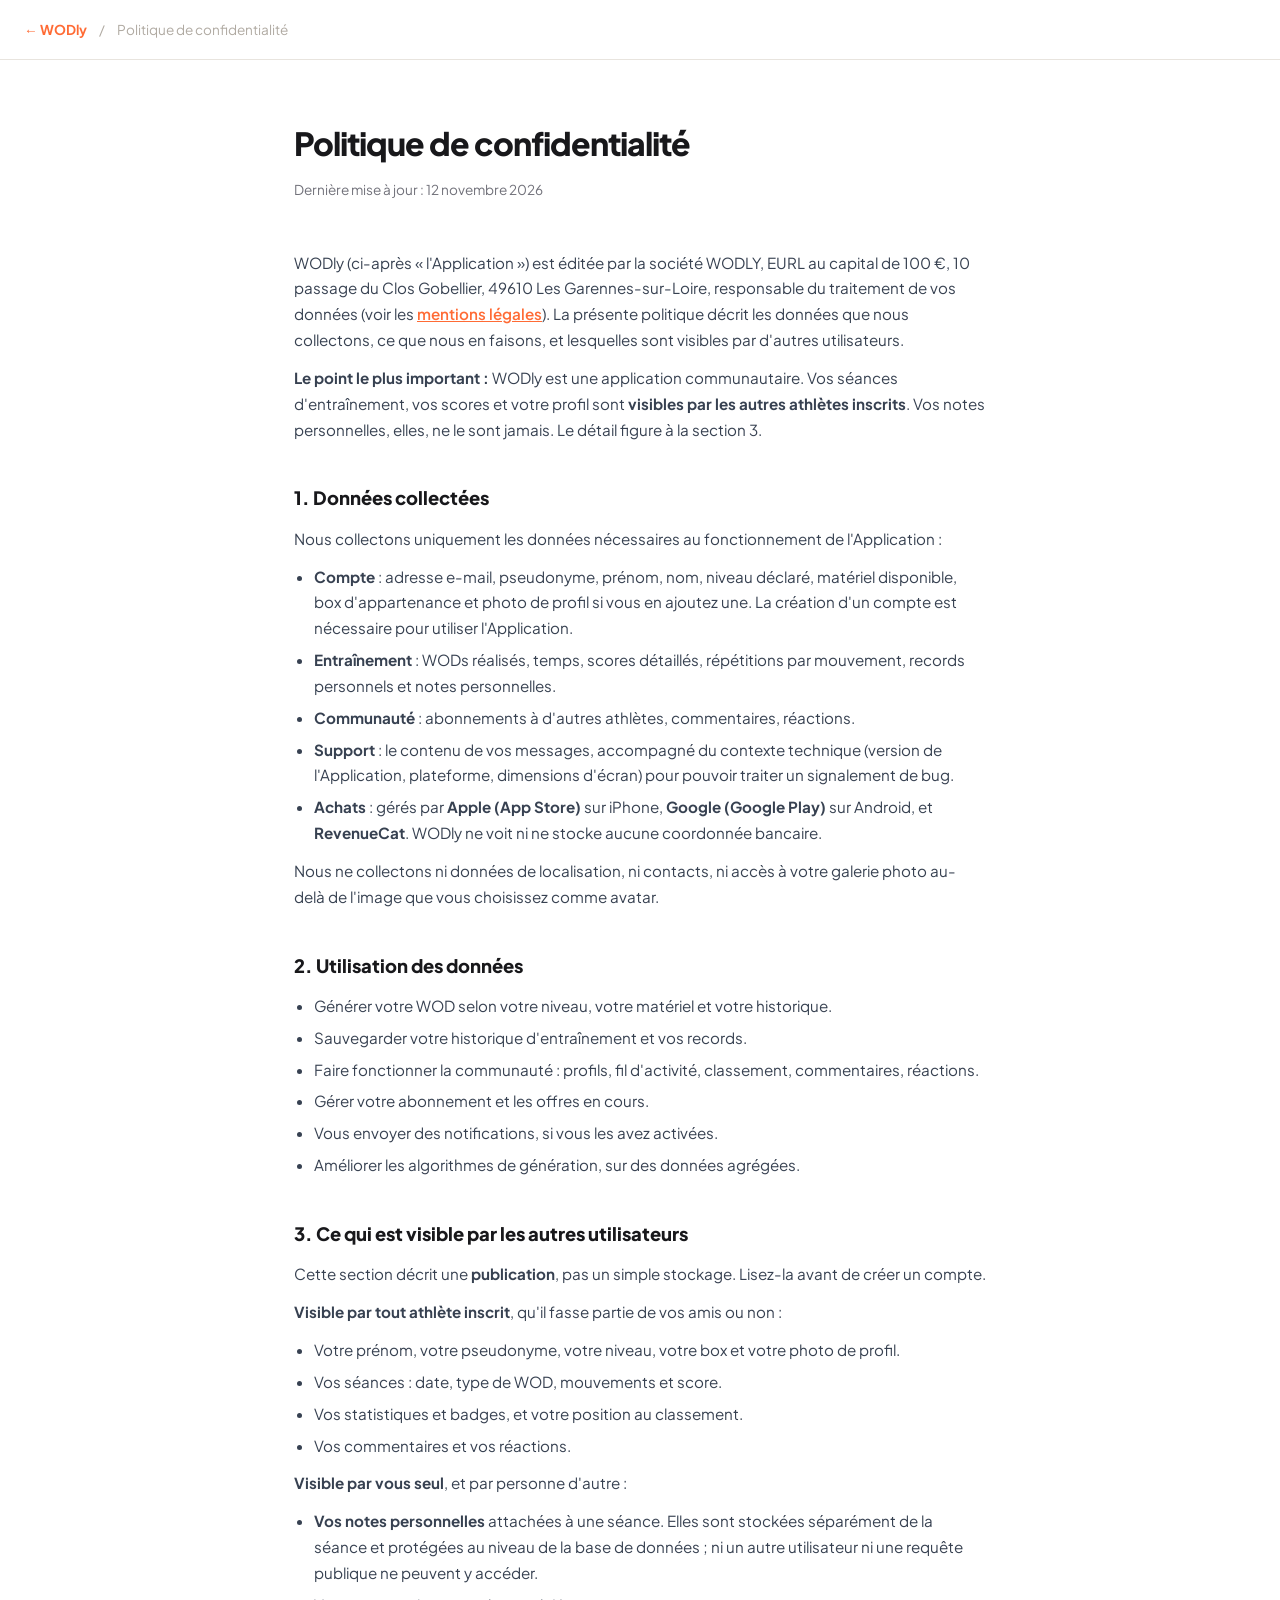
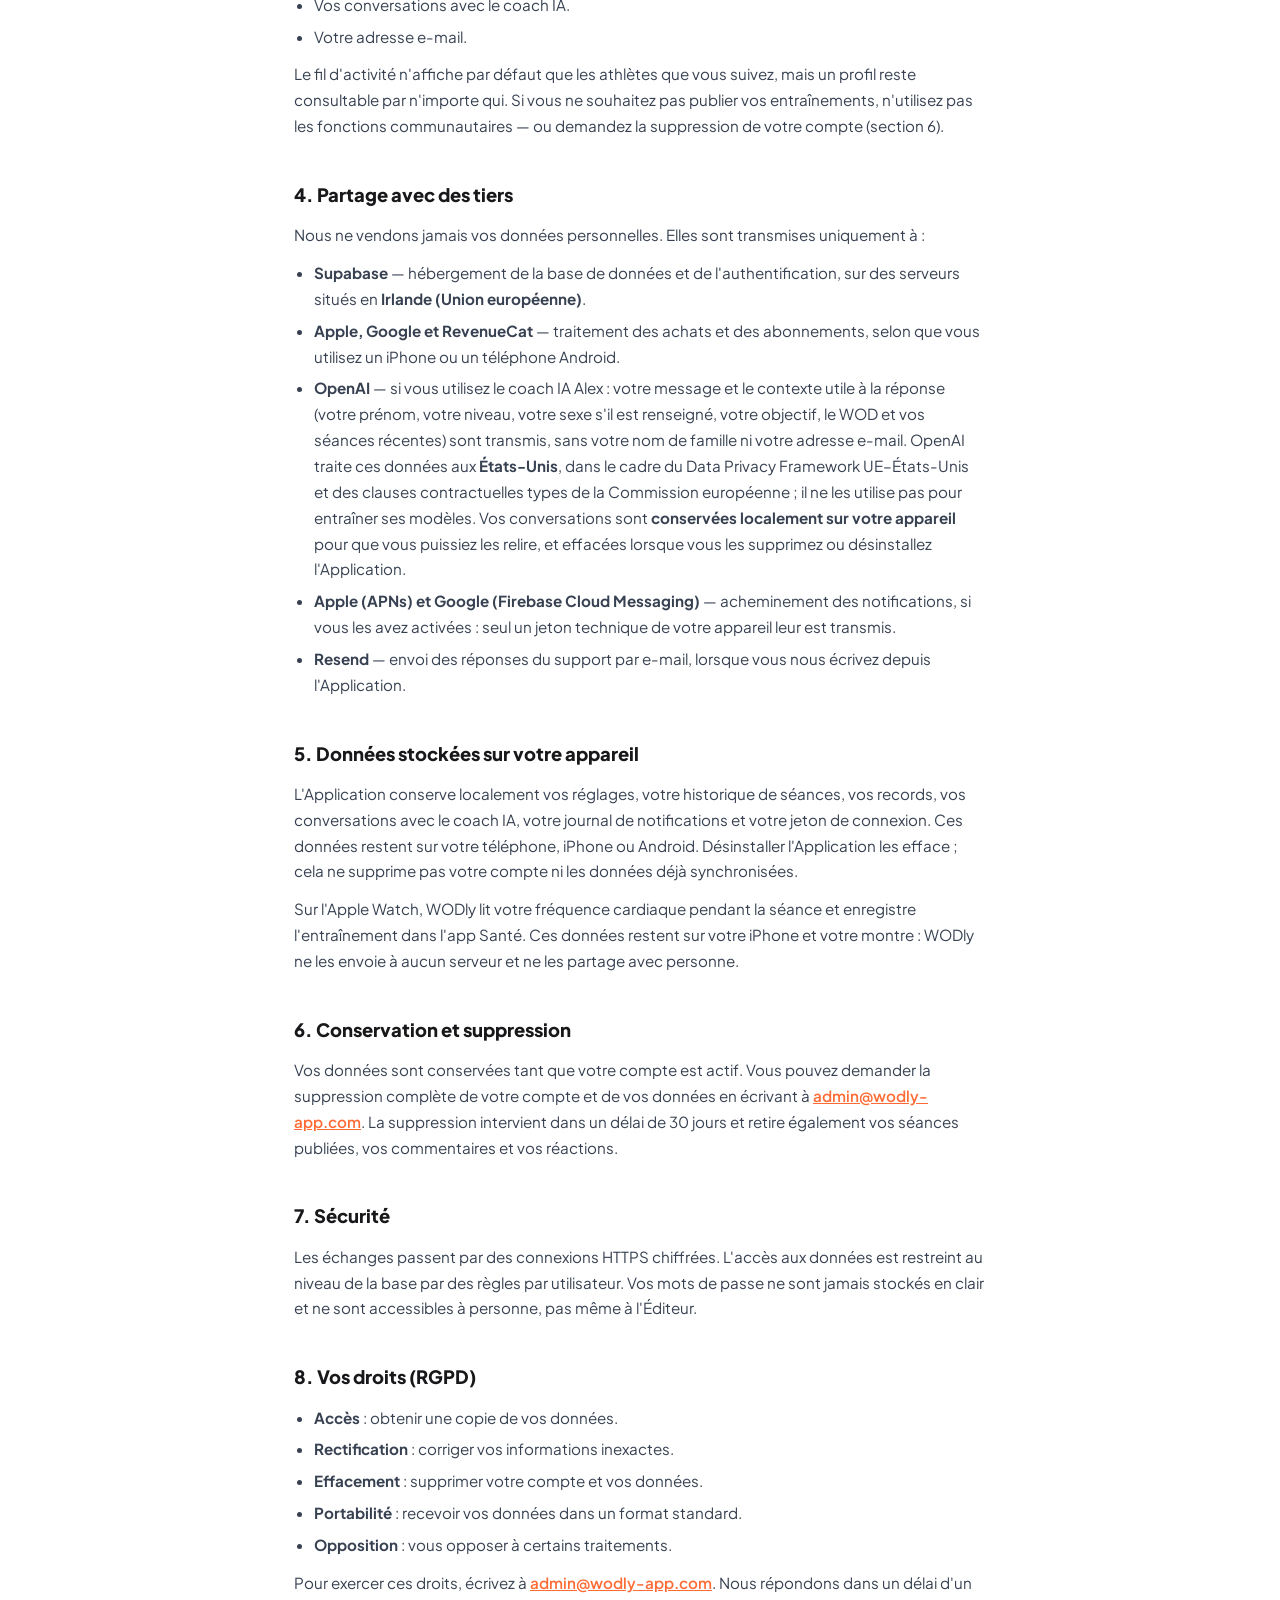
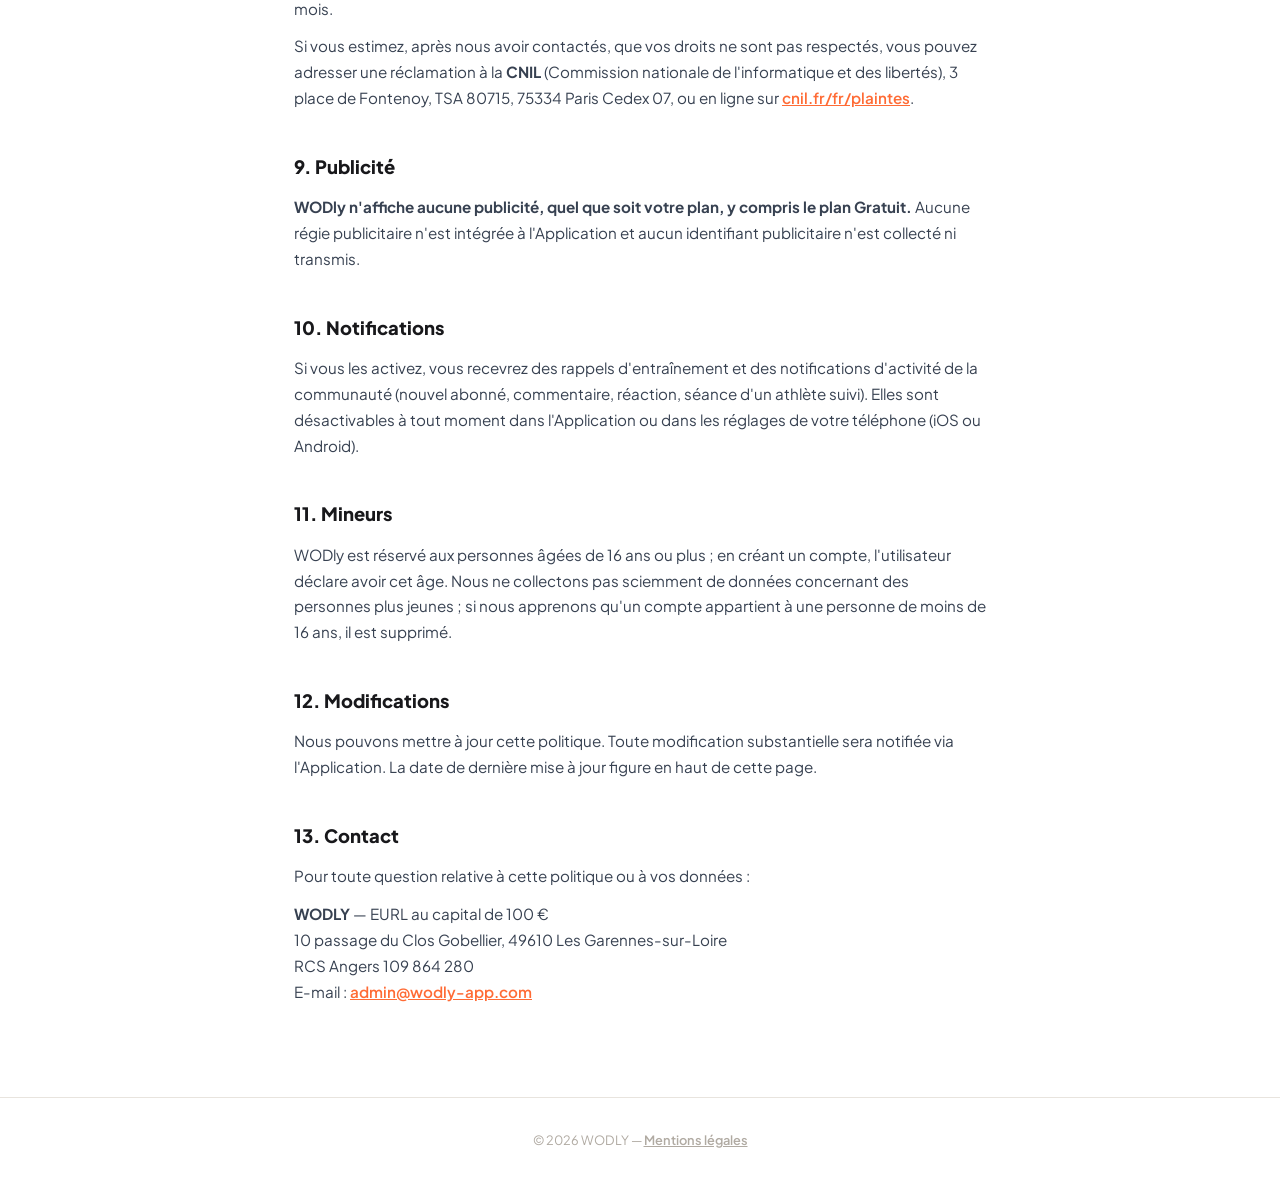
<file: politique-de-confidentialite.html>
<!DOCTYPE html>
<html lang="fr">
<head>
<meta charset="UTF-8"/>
<meta name="viewport" content="width=device-width, initial-scale=1.0"/>
<title>Politique de confidentialité — WODly</title>
<link href="fonts/fonts.css" rel="stylesheet"/>
<style>
  *{margin:0;padding:0;box-sizing:border-box;}
  body{font-family:'Plus Jakarta Sans',sans-serif;background:#fff;color:#18181B;line-height:1.7;}
  nav{position:sticky;top:0;background:rgba(255,255,255,.95);backdrop-filter:blur(12px);border-bottom:1px solid #E8E4DE;padding:0 24px;height:60px;display:flex;align-items:center;gap:12px;}
  nav a{font-size:.85rem;color:#FF6B35;font-weight:700;text-decoration:none;}
  nav span{color:#B0AAA2;font-size:.85rem;}
  main{max-width:740px;margin:0 auto;padding:56px 24px 80px;}
  h1{font-size:2rem;font-weight:900;letter-spacing:-1px;margin-bottom:8px;}
  .date{color:#71717A;font-size:.85rem;margin-bottom:48px;}
  h2{font-size:1.15rem;font-weight:800;margin:40px 0 12px;}
  p{color:#374151;margin-bottom:12px;font-size:.95rem;}
  ul{color:#374151;margin:8px 0 12px 20px;font-size:.95rem;}
  ul li{margin-bottom:6px;}
  a{color:#FF6B35;font-weight:600;}
  footer{text-align:center;padding:32px 24px;border-top:1px solid #E8E4DE;font-size:.8rem;color:#B0AAA2;}
</style>
</head>
<body>
<nav>
  <a href="index.html">← WODly</a>
  <span>/</span>
  <span>Politique de confidentialité</span>
</nav>

<main>
  <h1>Politique de confidentialité</h1>
  <div class="date">Dernière mise à jour : 12 novembre 2026</div>

  <p>WODly (ci-après « l'Application ») est éditée par la société WODLY, EURL au capital de 100 €, 10 passage du Clos Gobellier, 49610 Les Garennes-sur-Loire, responsable du traitement de vos données (voir les <a href="mentions-legales.html">mentions légales</a>). La présente politique décrit les données que nous collectons, ce que nous en faisons, et lesquelles sont visibles par d'autres utilisateurs.</p>

  <div class="highlight">
    <p><strong>Le point le plus important :</strong> WODly est une application communautaire. Vos séances d'entraînement, vos scores et votre profil sont <strong>visibles par les autres athlètes inscrits</strong>. Vos notes personnelles, elles, ne le sont jamais. Le détail figure à la section 3.</p>
  </div>

  <h2>1. Données collectées</h2>
  <p>Nous collectons uniquement les données nécessaires au fonctionnement de l'Application :</p>
  <ul>
    <li><strong>Compte</strong> : adresse e-mail, pseudonyme, prénom, nom, niveau déclaré, matériel disponible, box d'appartenance et photo de profil si vous en ajoutez une. La création d'un compte est nécessaire pour utiliser l'Application.</li>
    <li><strong>Entraînement</strong> : WODs réalisés, temps, scores détaillés, répétitions par mouvement, records personnels et notes personnelles.</li>
    <li><strong>Communauté</strong> : abonnements à d'autres athlètes, commentaires, réactions.</li>
    <li><strong>Support</strong> : le contenu de vos messages, accompagné du contexte technique (version de l'Application, plateforme, dimensions d'écran) pour pouvoir traiter un signalement de bug.</li>
    <li><strong>Achats</strong> : gérés par <strong>Apple (App Store)</strong> sur iPhone, <strong>Google (Google Play)</strong> sur Android, et <strong>RevenueCat</strong>. WODly ne voit ni ne stocke aucune coordonnée bancaire.</li>
  </ul>
  <p>Nous ne collectons ni données de localisation, ni contacts, ni accès à votre galerie photo au-delà de l'image que vous choisissez comme avatar.</p>

  <h2>2. Utilisation des données</h2>
  <ul>
    <li>Générer votre WOD selon votre niveau, votre matériel et votre historique.</li>
    <li>Sauvegarder votre historique d'entraînement et vos records.</li>
    <li>Faire fonctionner la communauté : profils, fil d'activité, classement, commentaires, réactions.</li>
    <li>Gérer votre abonnement et les offres en cours.</li>
    <li>Vous envoyer des notifications, si vous les avez activées.</li>
    <li>Améliorer les algorithmes de génération, sur des données agrégées.</li>
  </ul>

  <h2>3. Ce qui est visible par les autres utilisateurs</h2>
  <p>Cette section décrit une <strong>publication</strong>, pas un simple stockage. Lisez-la avant de créer un compte.</p>
  <p><strong>Visible par tout athlète inscrit</strong>, qu'il fasse partie de vos amis ou non :</p>
  <ul>
    <li>Votre prénom, votre pseudonyme, votre niveau, votre box et votre photo de profil.</li>
    <li>Vos séances : date, type de WOD, mouvements et score.</li>
    <li>Vos statistiques et badges, et votre position au classement.</li>
    <li>Vos commentaires et vos réactions.</li>
  </ul>
  <p><strong>Visible par vous seul</strong>, et par personne d'autre :</p>
  <ul>
    <li><strong>Vos notes personnelles</strong> attachées à une séance. Elles sont stockées séparément de la séance et protégées au niveau de la base de données ; ni un autre utilisateur ni une requête publique ne peuvent y accéder.</li>
    <li>Vos conversations avec le coach IA.</li>
    <li>Votre adresse e-mail.</li>
  </ul>
  <p>Le fil d'activité n'affiche par défaut que les athlètes que vous suivez, mais un profil reste consultable par n'importe qui. Si vous ne souhaitez pas publier vos entraînements, n'utilisez pas les fonctions communautaires — ou demandez la suppression de votre compte (section 6).</p>

  <h2>4. Partage avec des tiers</h2>
  <p>Nous ne vendons jamais vos données personnelles. Elles sont transmises uniquement à :</p>
  <ul>
    <li><strong>Supabase</strong> — hébergement de la base de données et de l'authentification, sur des serveurs situés en <strong>Irlande (Union européenne)</strong>.</li>
    <li><strong>Apple, Google et RevenueCat</strong> — traitement des achats et des abonnements, selon que vous utilisez un iPhone ou un téléphone Android.</li>
    <li><strong>OpenAI</strong> — si vous utilisez le coach IA Alex : votre message et le contexte utile à la réponse (votre prénom, votre niveau, votre sexe s'il est renseigné, votre objectif, le WOD et vos séances récentes) sont transmis, sans votre nom de famille ni votre adresse e-mail. OpenAI traite ces données aux <strong>États-Unis</strong>, dans le cadre du Data Privacy Framework UE–États-Unis et des clauses contractuelles types de la Commission européenne ; il ne les utilise pas pour entraîner ses modèles. Vos conversations sont <strong>conservées localement sur votre appareil</strong> pour que vous puissiez les relire, et effacées lorsque vous les supprimez ou désinstallez l'Application.</li>
    <li><strong>Apple (APNs) et Google (Firebase Cloud Messaging)</strong> — acheminement des notifications, si vous les avez activées : seul un jeton technique de votre appareil leur est transmis.</li>
    <li><strong>Resend</strong> — envoi des réponses du support par e-mail, lorsque vous nous écrivez depuis l'Application.</li>
  </ul>

  <h2>5. Données stockées sur votre appareil</h2>
  <p>L'Application conserve localement vos réglages, votre historique de séances, vos records, vos conversations avec le coach IA, votre journal de notifications et votre jeton de connexion. Ces données restent sur votre téléphone, iPhone ou Android. Désinstaller l'Application les efface ; cela ne supprime pas votre compte ni les données déjà synchronisées.</p>
  <p>Sur l'Apple Watch, WODly lit votre fréquence cardiaque pendant la séance et enregistre l'entraînement dans l'app Santé. Ces données restent sur votre iPhone et votre montre : WODly ne les envoie à aucun serveur et ne les partage avec personne.</p>

  <h2>6. Conservation et suppression</h2>
  <p>Vos données sont conservées tant que votre compte est actif. Vous pouvez demander la suppression complète de votre compte et de vos données en écrivant à <a href="mailto:admin@wodly-app.com">admin@wodly-app.com</a>. La suppression intervient dans un délai de 30 jours et retire également vos séances publiées, vos commentaires et vos réactions.</p>

  <h2>7. Sécurité</h2>
  <p>Les échanges passent par des connexions HTTPS chiffrées. L'accès aux données est restreint au niveau de la base par des règles par utilisateur. Vos mots de passe ne sont jamais stockés en clair et ne sont accessibles à personne, pas même à l'Éditeur.</p>

  <h2>8. Vos droits (RGPD)</h2>
  <ul>
    <li><strong>Accès</strong> : obtenir une copie de vos données.</li>
    <li><strong>Rectification</strong> : corriger vos informations inexactes.</li>
    <li><strong>Effacement</strong> : supprimer votre compte et vos données.</li>
    <li><strong>Portabilité</strong> : recevoir vos données dans un format standard.</li>
    <li><strong>Opposition</strong> : vous opposer à certains traitements.</li>
  </ul>
  <p>Pour exercer ces droits, écrivez à <a href="mailto:admin@wodly-app.com">admin@wodly-app.com</a>. Nous répondons dans un délai d'un mois.</p>
  <p>Si vous estimez, après nous avoir contactés, que vos droits ne sont pas respectés, vous pouvez adresser une réclamation à la <strong>CNIL</strong> (Commission nationale de l'informatique et des libertés), 3 place de Fontenoy, TSA 80715, 75334 Paris Cedex 07, ou en ligne sur <a href="https://www.cnil.fr/fr/plaintes" target="_blank">cnil.fr/fr/plaintes</a>.</p>

  <h2>9. Publicité</h2>
  <p><strong>WODly n'affiche aucune publicité, quel que soit votre plan, y compris le plan Gratuit.</strong> Aucune régie publicitaire n'est intégrée à l'Application et aucun identifiant publicitaire n'est collecté ni transmis.</p>

  <h2>10. Notifications</h2>
  <p>Si vous les activez, vous recevrez des rappels d'entraînement et des notifications d'activité de la communauté (nouvel abonné, commentaire, réaction, séance d'un athlète suivi). Elles sont désactivables à tout moment dans l'Application ou dans les réglages de votre téléphone (iOS ou Android).</p>

  <h2>11. Mineurs</h2>
  <p>WODly est réservé aux personnes âgées de 16 ans ou plus ; en créant un compte, l'utilisateur déclare avoir cet âge. Nous ne collectons pas sciemment de données concernant des personnes plus jeunes ; si nous apprenons qu'un compte appartient à une personne de moins de 16 ans, il est supprimé.</p>

  <h2>12. Modifications</h2>
  <p>Nous pouvons mettre à jour cette politique. Toute modification substantielle sera notifiée via l'Application. La date de dernière mise à jour figure en haut de cette page.</p>

  <h2>13. Contact</h2>
  <p>Pour toute question relative à cette politique ou à vos données :</p>
  <p><strong>WODLY</strong> — EURL au capital de 100 €<br/>10 passage du Clos Gobellier, 49610 Les Garennes-sur-Loire<br/>RCS Angers 109 864 280<br/>
  E-mail : <a href="mailto:admin@wodly-app.com">admin@wodly-app.com</a></p>
</main>

<footer>© 2026 WODLY — <a href="mentions-legales.html" style="color:inherit">Mentions légales</a></footer>
</body>
</html>
</file>
<file: fonts/fonts.css>
/* Plus Jakarta Sans hébergée sur le site (2026-11-12) : plus d'appel aux
   serveurs de Google, qui recevaient l'adresse IP de chaque visiteur. */
@font-face{font-family:'Plus Jakarta Sans';font-style:normal;font-weight:400;font-display:swap;src:url(plus-jakarta-sans-latin-400-normal.woff2) format('woff2')}
@font-face{font-family:'Plus Jakarta Sans';font-style:normal;font-weight:600;font-display:swap;src:url(plus-jakarta-sans-latin-600-normal.woff2) format('woff2')}
@font-face{font-family:'Plus Jakarta Sans';font-style:normal;font-weight:700;font-display:swap;src:url(plus-jakarta-sans-latin-700-normal.woff2) format('woff2')}
@font-face{font-family:'Plus Jakarta Sans';font-style:normal;font-weight:800 900;font-display:swap;src:url(plus-jakarta-sans-latin-800-normal.woff2) format('woff2')}
</file>
